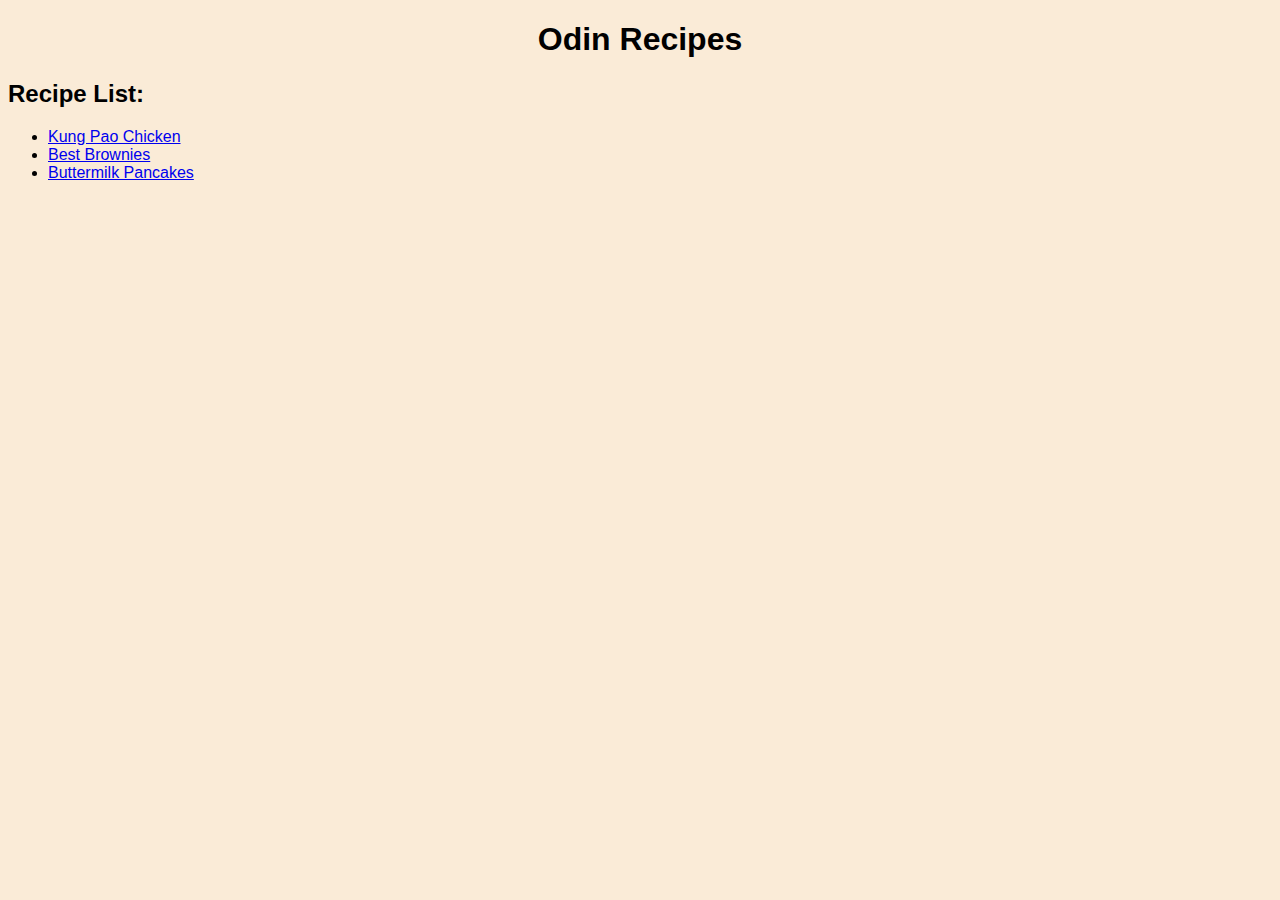
<file: index.html>
<!DOCTYPE html>

<html lang="en">
  <head>
    <meta charset="utf-8">
    <title>Odin Recipes</title>
    <link rel="stylesheet" href="styles.css">
  </head>
  <body>
    <h1 class="title">Odin Recipes</h1>
    <h2 class="subtitle">Recipe List:</h2>
      <ul>
        <li><a href="recipes/kung-pao.html">Kung Pao Chicken</a></li>
        <li><a href="recipes/best-brownies.html">Best Brownies</a></li>
        <li><a href="recipes/buttermilk-pancakes.html">Buttermilk Pancakes</a></li>
      </ul>
  </body>
</html>
</file>
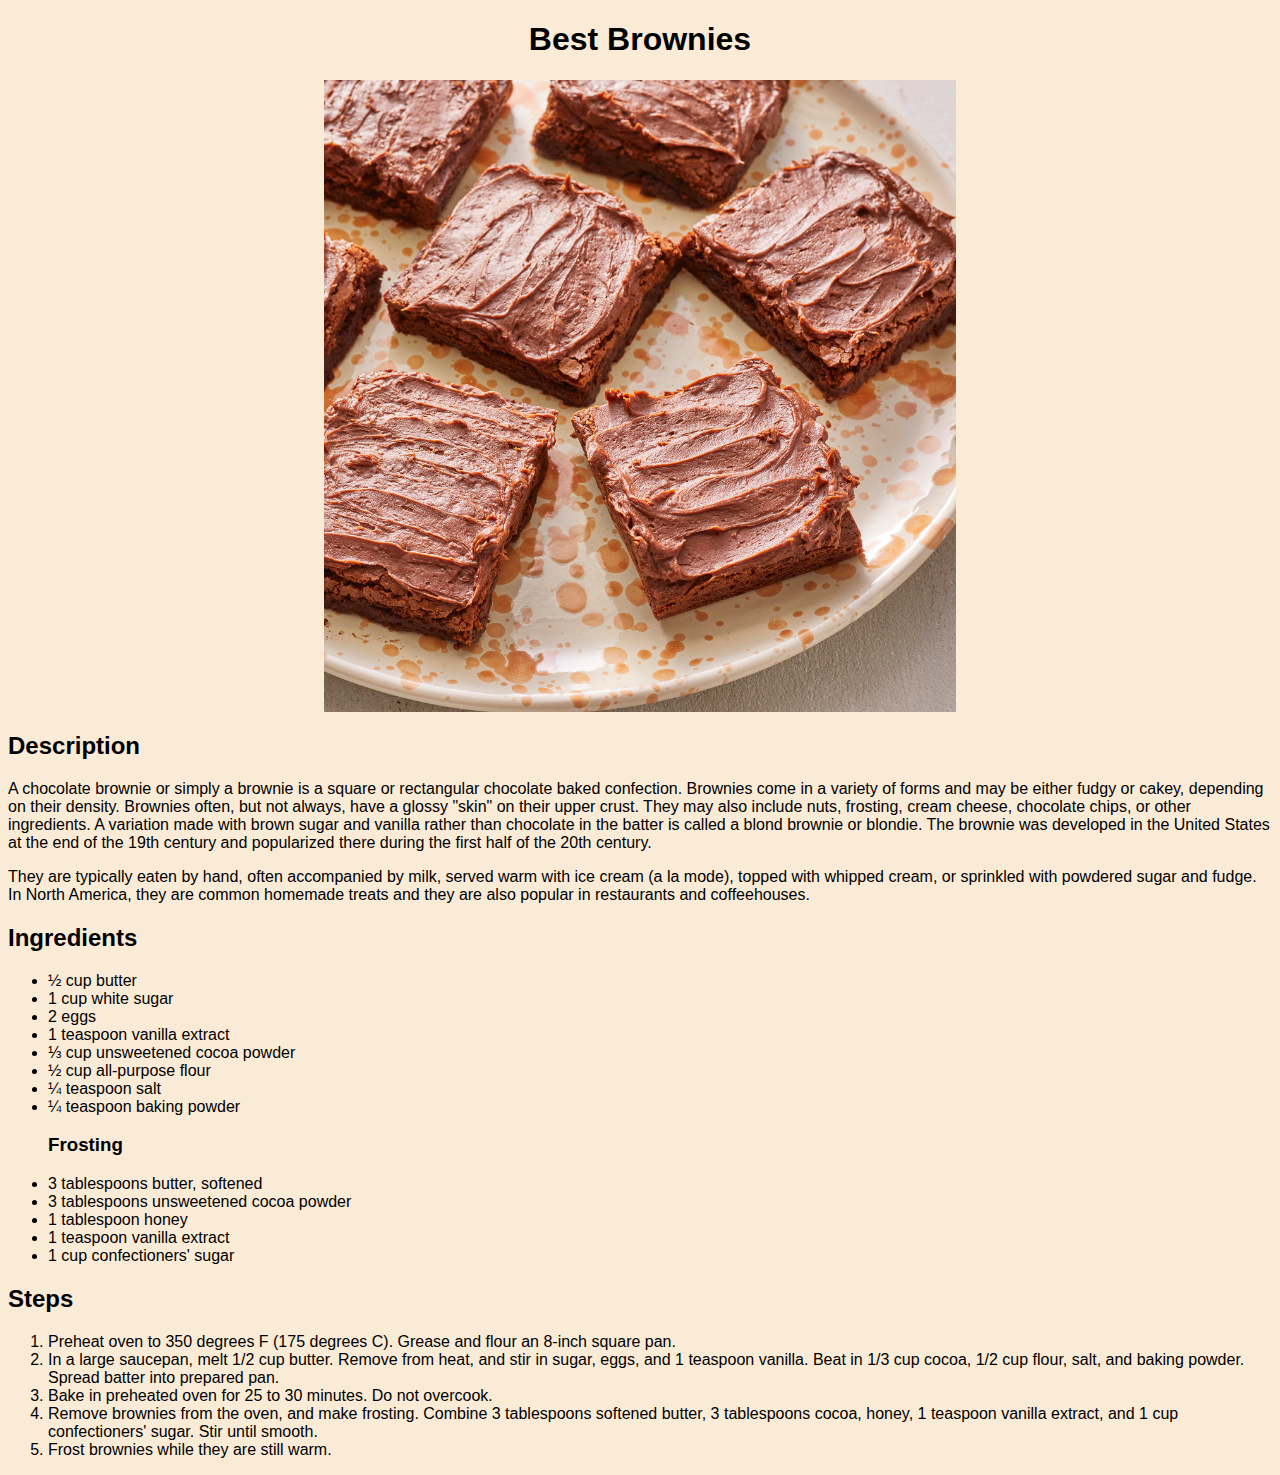
<file: recipes/best-brownies.html>
<!DOCTYPE html>
<html lang="en">
  <head>
    <meta charset="UTF-8">
    <meta http-equiv="X-UA-Compatible" content="IE=edge">
    <meta name="viewport" content="width=device-width, initial-scale=1.0">
    <link rel="stylesheet" href="../styles.css">
    <title>Best Brownies</title>
  </head>
  
  <body>
    <h1>Best Brownies</h1>
      <img src="../img/bestbrownies.jpeg">
      <h2>Description</h2>
        <p>
          A chocolate brownie or simply a brownie is a square or rectangular chocolate baked confection. 
          Brownies come in a variety of forms and may be either fudgy or cakey, depending on their density. 
          Brownies often, but not always, have a glossy "skin" on their upper crust. They may also include 
          nuts, frosting, cream cheese, chocolate chips, or other ingredients. A variation made with brown 
          sugar and vanilla rather than chocolate in the batter is called a blond brownie or blondie. The 
          brownie was developed in the United States at the end of the 19th century and popularized there 
          during the first half of the 20th century.
        </p>
        <p>
          They are typically eaten by hand, often accompanied by milk, served warm with ice cream (a la mode), 
          topped with whipped cream, or sprinkled with powdered sugar and fudge. In North America, they are 
          common homemade treats and they are also popular in restaurants and coffeehouses.
        </p>
      <h2>Ingredients</h2>
        <ul>
          <li>½ cup butter</li>
          <li>1 cup white sugar</li>
          <li>2 eggs</li>
          <li>1 teaspoon vanilla extract</li>
          <li>⅓ cup unsweetened cocoa powder</li>
          <li>½ cup all-purpose flour</li>
          <li>¼ teaspoon salt</li>
          <li>¼ teaspoon baking powder</li>
          <h3>Frosting</h3>
          <li>3 tablespoons butter, softened</li>
          <li>3 tablespoons unsweetened cocoa powder</li>
          <li>1 tablespoon honey</li>
          <li>1 teaspoon vanilla extract</li>
          <li>1 cup confectioners' sugar</li>
        </ul>
      <h2>Steps</h2>
        <ol>
          <li>Preheat oven to 350 degrees F (175 degrees C). Grease and flour an 8-inch square pan.</li>
          <li>In a large saucepan, melt 1/2 cup butter. Remove from heat, and stir in sugar, eggs, and 1 teaspoon vanilla. Beat in 1/3 cup cocoa, 1/2 cup flour, salt, and baking powder. Spread batter into prepared pan.</li>
          <li>Bake in preheated oven for 25 to 30 minutes. Do not overcook.</li>
          <li>Remove brownies from the oven, and make frosting. Combine 3 tablespoons softened butter, 3 tablespoons cocoa, honey, 1 teaspoon vanilla extract, and 1 cup confectioners' sugar. Stir until smooth.</li>
          <li>Frost brownies while they are still warm.</li>
        </ol>
  </body>
</html>
</file>
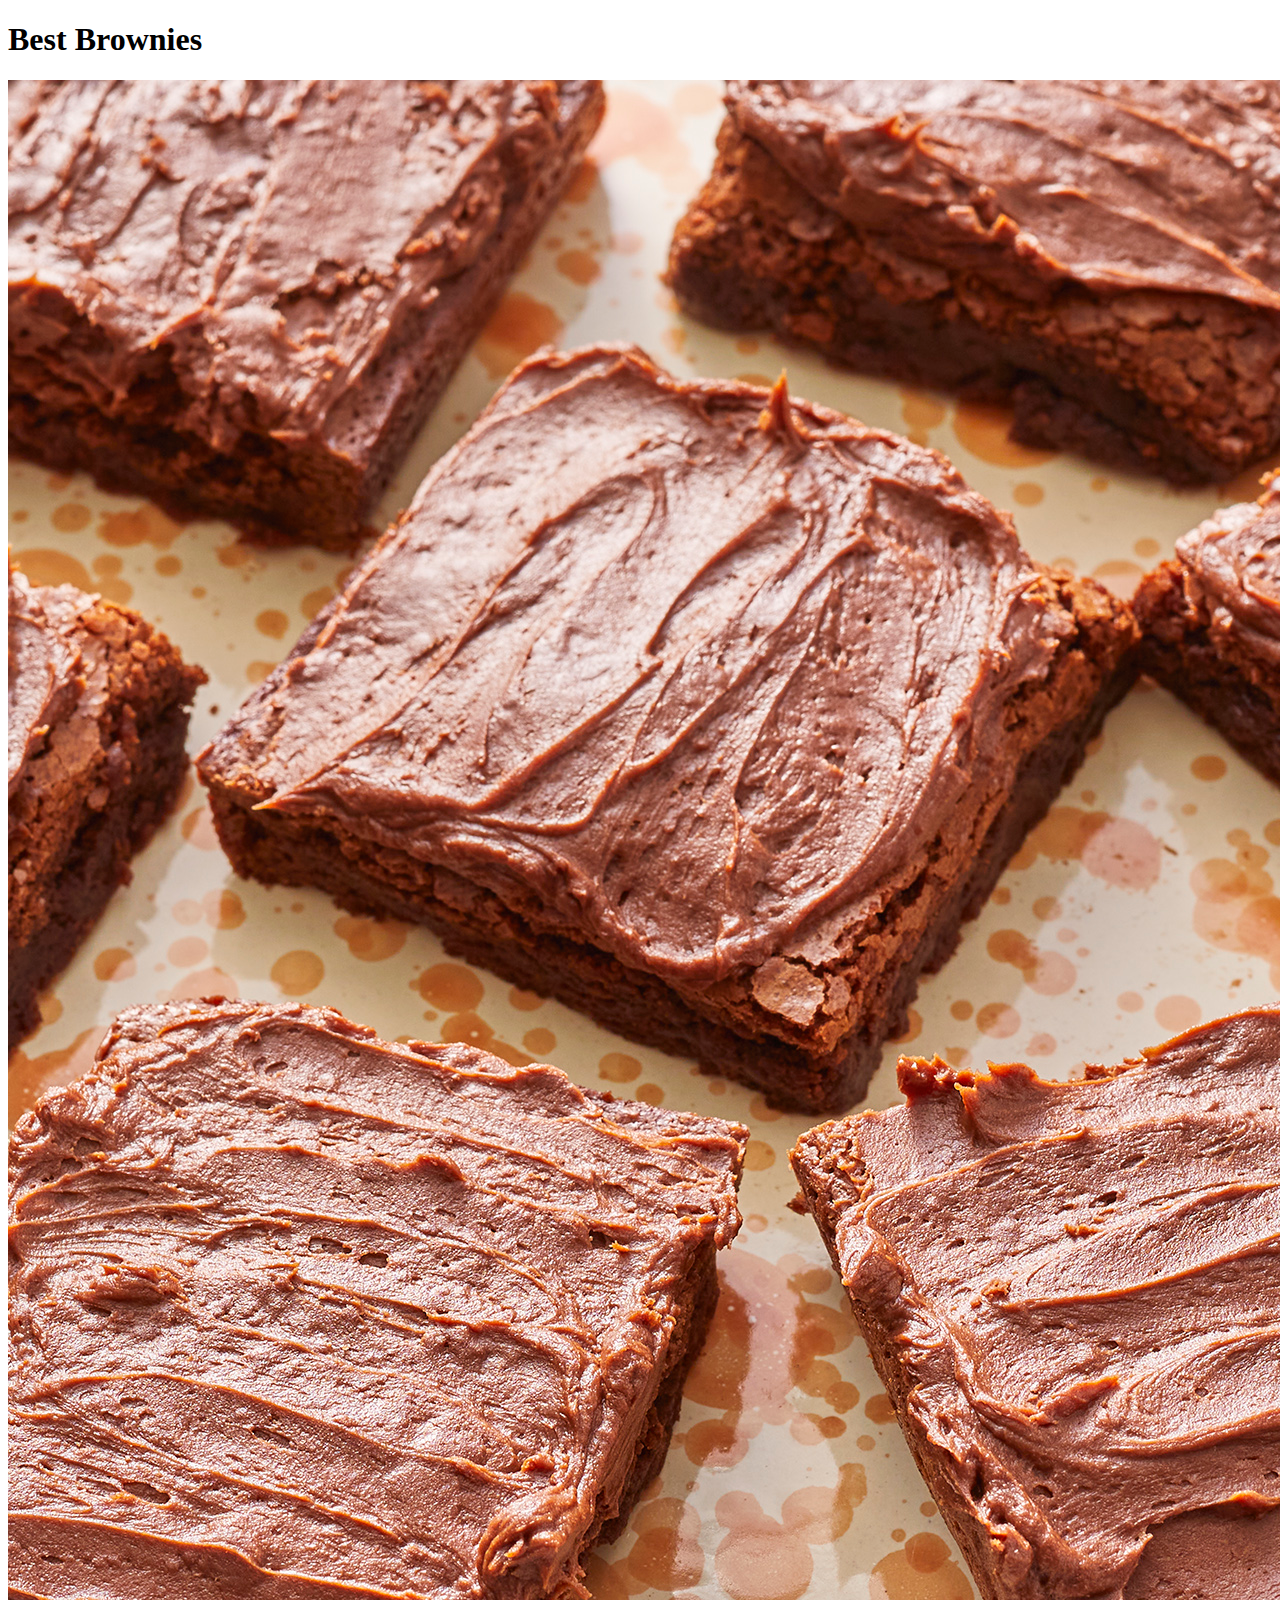
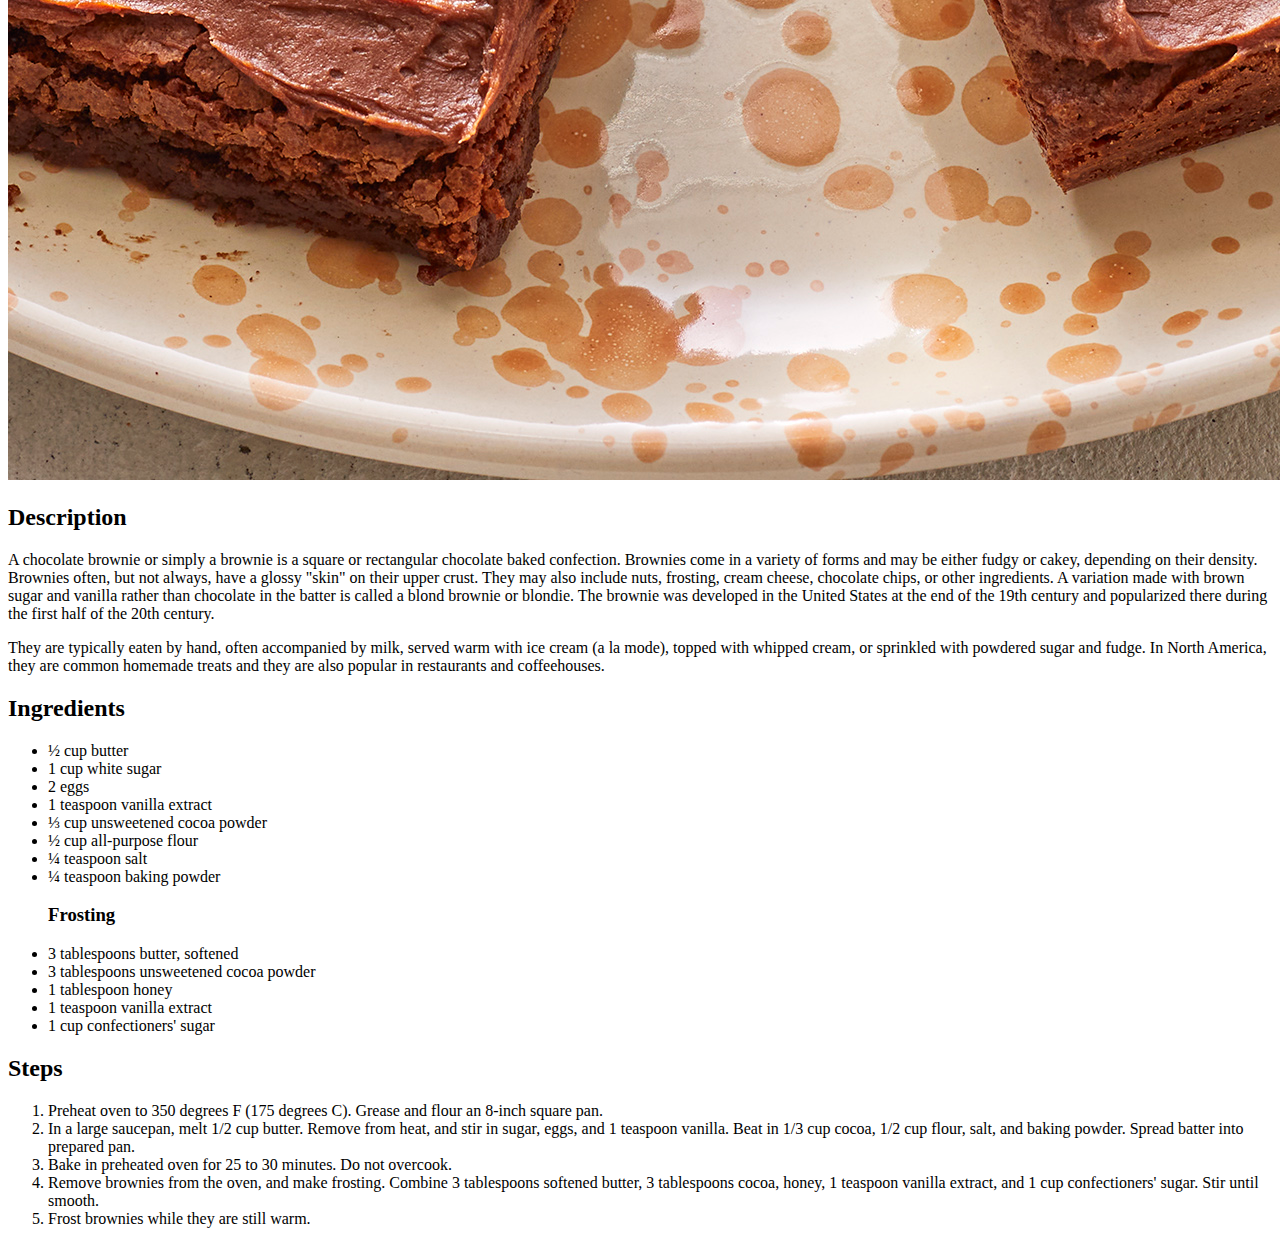
<file: recipes/BestBrownies.html>
<!DOCTYPE html>
<html lang="en">
  <head>
    <meta charset="UTF-8">
    <meta http-equiv="X-UA-Compatible" content="IE=edge">
    <meta name="viewport" content="width=device-width, initial-scale=1.0">
    <title>Best Brownies</title>
  </head>
  
  <body>
    <h1>Best Brownies</h1>
      <img src="../img/bestbrownies.jpeg">
      <h2>Description</h2>
        <p>
          A chocolate brownie or simply a brownie is a square or rectangular chocolate baked confection. 
          Brownies come in a variety of forms and may be either fudgy or cakey, depending on their density. 
          Brownies often, but not always, have a glossy "skin" on their upper crust. They may also include 
          nuts, frosting, cream cheese, chocolate chips, or other ingredients. A variation made with brown 
          sugar and vanilla rather than chocolate in the batter is called a blond brownie or blondie. The 
          brownie was developed in the United States at the end of the 19th century and popularized there 
          during the first half of the 20th century.
        </p>
        <p>
          They are typically eaten by hand, often accompanied by milk, served warm with ice cream (a la mode), 
          topped with whipped cream, or sprinkled with powdered sugar and fudge. In North America, they are 
          common homemade treats and they are also popular in restaurants and coffeehouses.
        </p>
      <h2>Ingredients</h2>
        <ul>
          <li>½ cup butter</li>
          <li>1 cup white sugar</li>
          <li>2 eggs</li>
          <li>1 teaspoon vanilla extract</li>
          <li>⅓ cup unsweetened cocoa powder</li>
          <li>½ cup all-purpose flour</li>
          <li>¼ teaspoon salt</li>
          <li>¼ teaspoon baking powder</li>
          <h3>Frosting</h3>
          <li>3 tablespoons butter, softened</li>
          <li>3 tablespoons unsweetened cocoa powder</li>
          <li>1 tablespoon honey</li>
          <li>1 teaspoon vanilla extract</li>
          <li>1 cup confectioners' sugar</li>
        </ul>
      <h2>Steps</h2>
        <ol>
          <li>Preheat oven to 350 degrees F (175 degrees C). Grease and flour an 8-inch square pan.</li>
          <li>In a large saucepan, melt 1/2 cup butter. Remove from heat, and stir in sugar, eggs, and 1 teaspoon vanilla. Beat in 1/3 cup cocoa, 1/2 cup flour, salt, and baking powder. Spread batter into prepared pan.</li>
          <li>Bake in preheated oven for 25 to 30 minutes. Do not overcook.</li>
          <li>Remove brownies from the oven, and make frosting. Combine 3 tablespoons softened butter, 3 tablespoons cocoa, honey, 1 teaspoon vanilla extract, and 1 cup confectioners' sugar. Stir until smooth.</li>
          <li>Frost brownies while they are still warm.</li>
        </ol>
  </body>
</html>
</file>
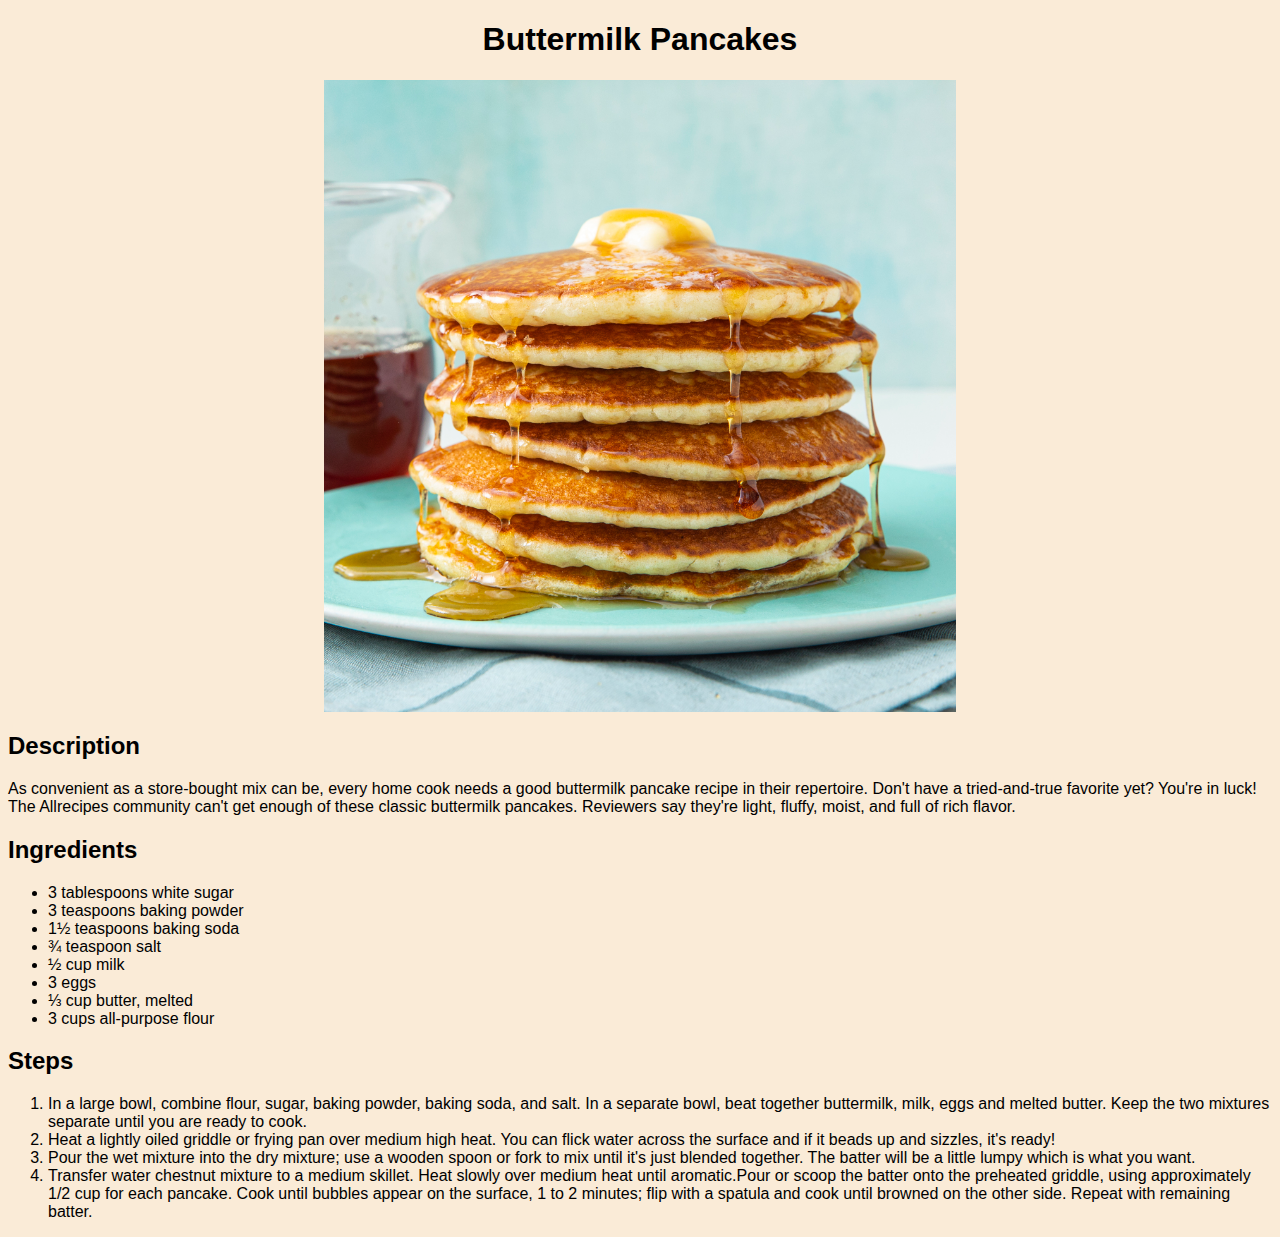
<file: recipes/buttermilk-pancakes.html>
<!DOCTYPE html>
<html lang="en">
  <head>
    <meta charset="UTF-8">
    <meta http-equiv="X-UA-Compatible" content="IE=edge">
    <meta name="viewport" content="width=device-width, initial-scale=1.0">
    <title>Buttermilk Pancakes</title>
    <link rel="stylesheet" href="../styles.css">
  </head>
  
  <body>
    <h1>Buttermilk Pancakes</h1>
      <img src="../img/buttermilkpancakes.jpeg">
      <h2>Description</h2>
        <p>
          As convenient as a store-bought mix can be, every home cook needs a good buttermilk pancake 
          recipe in their repertoire. Don't have a tried-and-true favorite yet? You're in luck! The 
          Allrecipes community can't get enough of these classic buttermilk pancakes. Reviewers say 
          they're light, fluffy, moist, and full of rich flavor. 
        </p>
      <h2>Ingredients</h2>
        <ul>
          <li>3 tablespoons white sugar</li>
          <li>3 teaspoons baking powder</li>
          <li>1½ teaspoons baking soda</li>
          <li>¾ teaspoon salt</li>
          <li>½ cup milk</li>
          <li>3 eggs</li>
          <li>⅓ cup butter, melted</li>
          <li>3 cups all-purpose flour</li>
        </ul>
      <h2>Steps</h2>
        <ol>
          <li>In a large bowl, combine flour, sugar, baking powder, baking soda, and salt. In a separate bowl, beat together buttermilk, milk, eggs and melted butter. Keep the two mixtures separate until you are ready to cook.</li>
          <li>Heat a lightly oiled griddle or frying pan over medium high heat. You can flick water across the surface and if it beads up and sizzles, it's ready!</li>
          <li>Pour the wet mixture into the dry mixture; use a wooden spoon or fork to mix until it's just blended together. The batter will be a little lumpy which is what you want.</li>
          <li>Transfer water chestnut mixture to a medium skillet. Heat slowly over medium heat until aromatic.Pour or scoop the batter onto the preheated griddle, using approximately 1/2 cup for each pancake. Cook until bubbles appear on the surface, 1 to 2 minutes; flip with a spatula and cook until browned on the other side. Repeat with remaining batter.</li>
        </ol>
  </body>
</html>
</file>
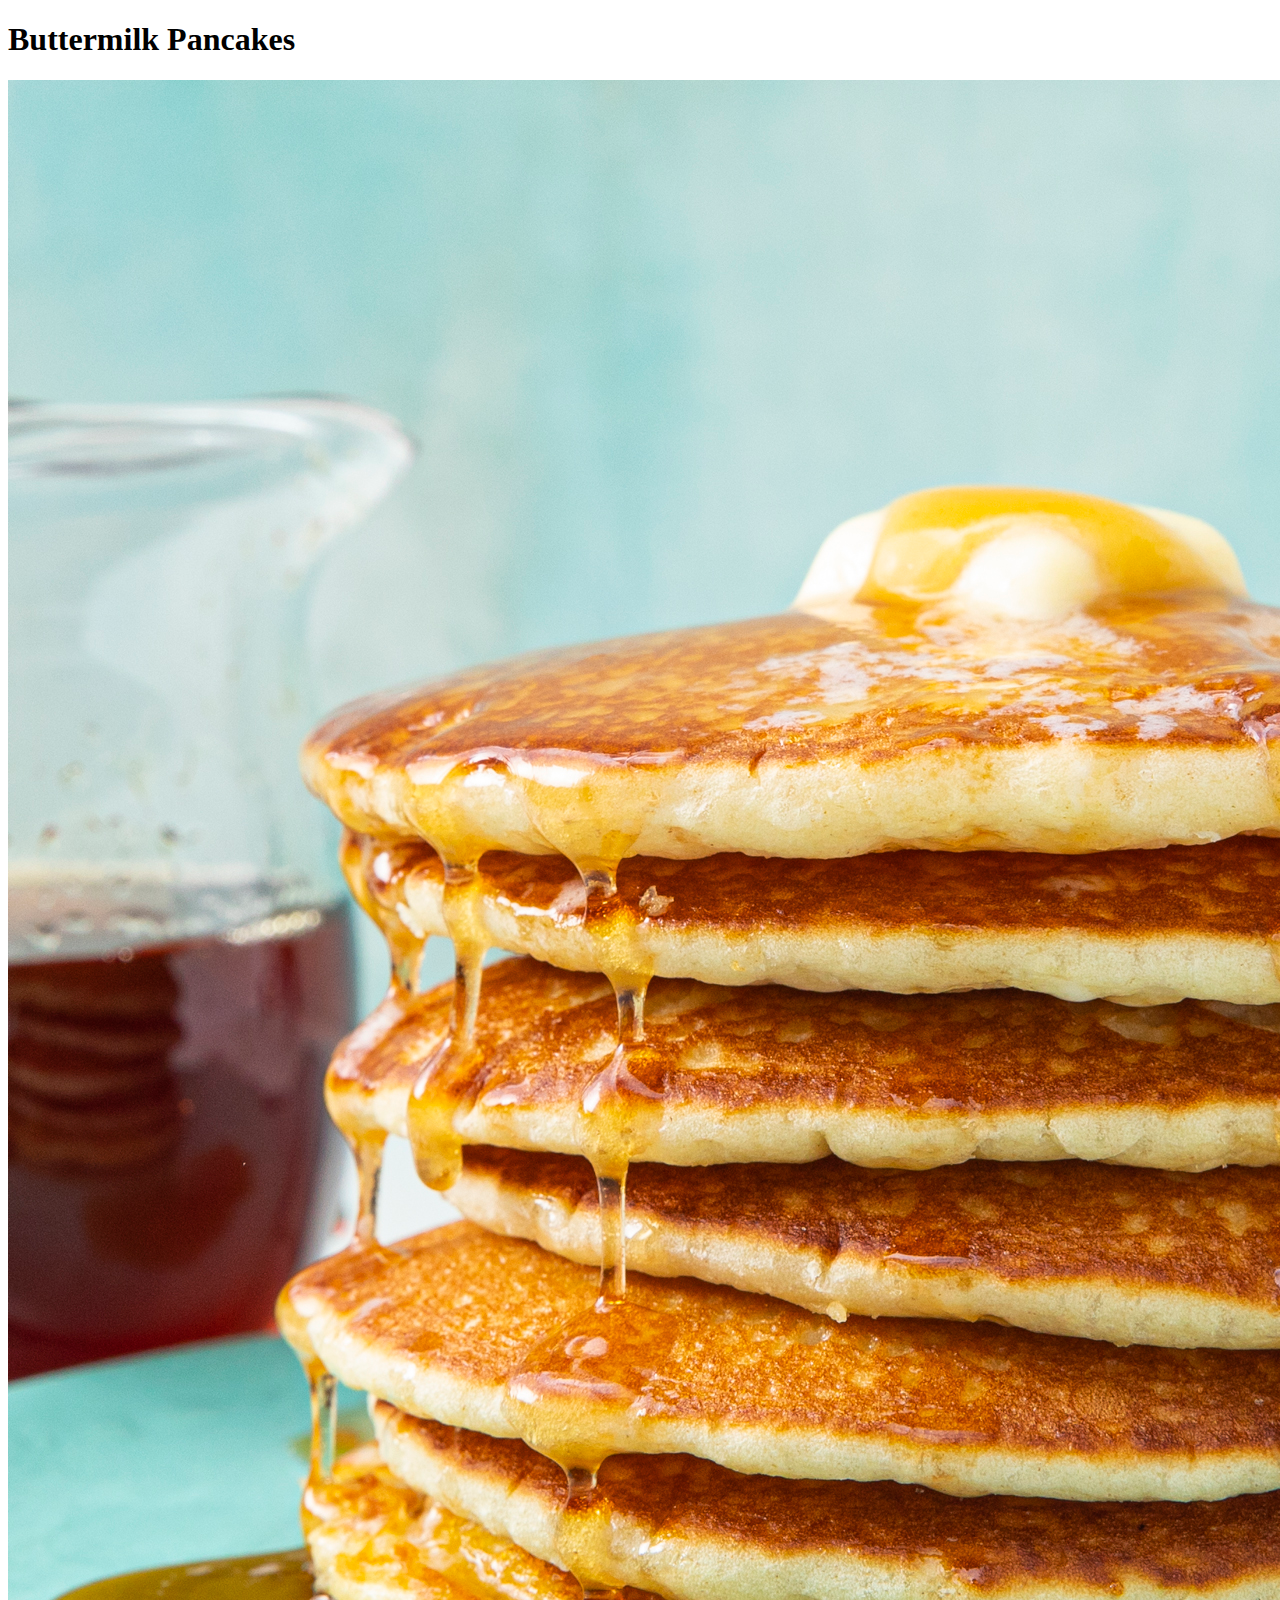
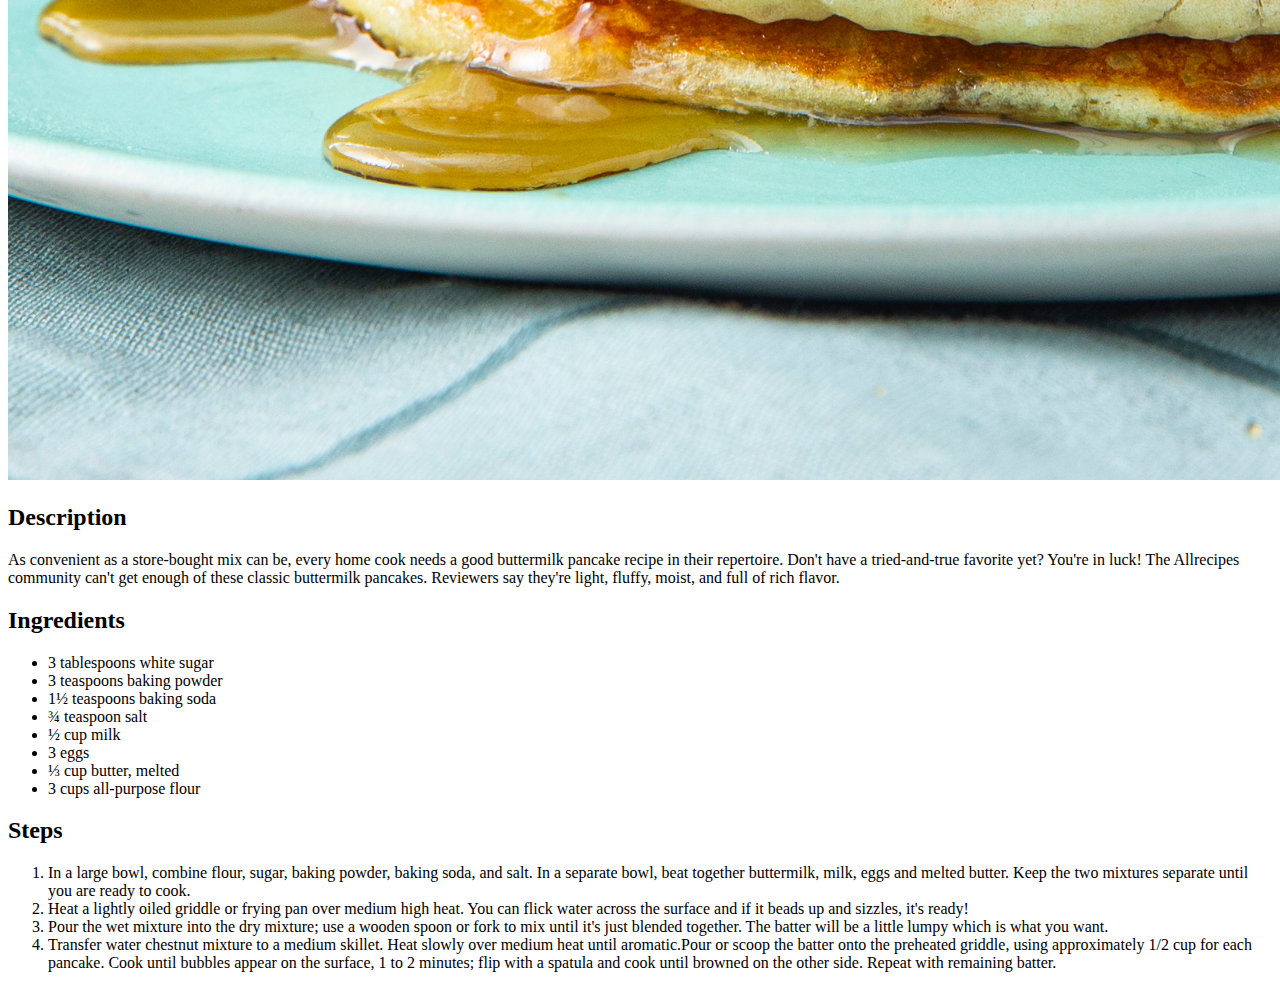
<file: recipes/ButtermilkPancakes.html>
<!DOCTYPE html>
<html lang="en">
  <head>
    <meta charset="UTF-8">
    <meta http-equiv="X-UA-Compatible" content="IE=edge">
    <meta name="viewport" content="width=device-width, initial-scale=1.0">
    <title>Buttermilk Pancakes</title>
  </head>
  
  <body>
    <h1>Buttermilk Pancakes</h1>
      <img src="../img/buttermilkpancakes.jpeg">
      <h2>Description</h2>
        <p>
          As convenient as a store-bought mix can be, every home cook needs a good buttermilk pancake 
          recipe in their repertoire. Don't have a tried-and-true favorite yet? You're in luck! The 
          Allrecipes community can't get enough of these classic buttermilk pancakes. Reviewers say 
          they're light, fluffy, moist, and full of rich flavor. 
        </p>
      <h2>Ingredients</h2>
        <ul>
          <li>3 tablespoons white sugar</li>
          <li>3 teaspoons baking powder</li>
          <li>1½ teaspoons baking soda</li>
          <li>¾ teaspoon salt</li>
          <li>½ cup milk</li>
          <li>3 eggs</li>
          <li>⅓ cup butter, melted</li>
          <li>3 cups all-purpose flour</li>
        </ul>
      <h2>Steps</h2>
        <ol>
          <li>In a large bowl, combine flour, sugar, baking powder, baking soda, and salt. In a separate bowl, beat together buttermilk, milk, eggs and melted butter. Keep the two mixtures separate until you are ready to cook.</li>
          <li>Heat a lightly oiled griddle or frying pan over medium high heat. You can flick water across the surface and if it beads up and sizzles, it's ready!</li>
          <li>Pour the wet mixture into the dry mixture; use a wooden spoon or fork to mix until it's just blended together. The batter will be a little lumpy which is what you want.</li>
          <li>Transfer water chestnut mixture to a medium skillet. Heat slowly over medium heat until aromatic.Pour or scoop the batter onto the preheated griddle, using approximately 1/2 cup for each pancake. Cook until bubbles appear on the surface, 1 to 2 minutes; flip with a spatula and cook until browned on the other side. Repeat with remaining batter.</li>
        </ol>
  </body>
</html>
</file>
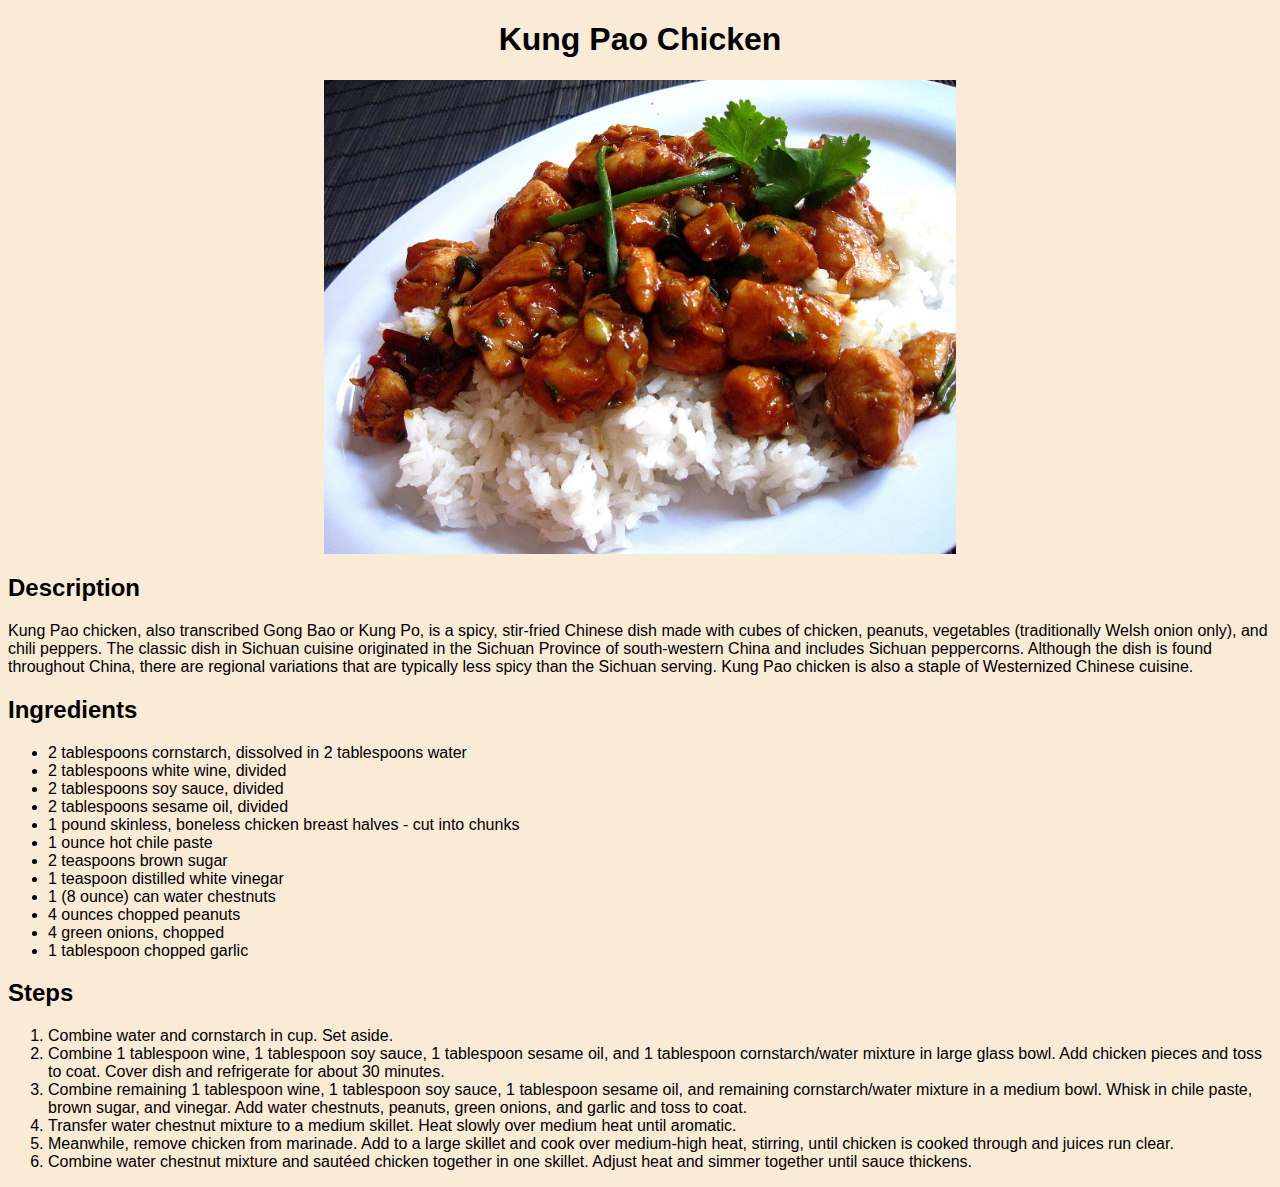
<file: recipes/kung-pao.html>
<!DOCTYPE html>
<html lang="en">
  <head>
    <meta charset="UTF-8">
    <meta http-equiv="X-UA-Compatible" content="IE=edge">
    <meta name="viewport" content="width=device-width, initial-scale=1.0">
    <title>Kung Pao Chicken</title>
    <link rel="stylesheet" href="../styles.css">
  </head>
  
  <body>
    <h1>Kung Pao Chicken</h1>
      <img src="../img/kungpao.jpeg">
      <h2>Description</h2>
        <p>
          Kung Pao chicken, also transcribed Gong Bao or Kung Po, is a spicy, 
          stir-fried Chinese dish made with cubes of chicken, peanuts, vegetables 
          (traditionally Welsh onion only), and chili peppers. The classic dish in 
          Sichuan cuisine originated in the Sichuan Province of south-western China 
          and includes Sichuan peppercorns. Although the dish is found throughout 
          China, there are regional variations that are typically less spicy than the 
          Sichuan serving. Kung Pao chicken is also a staple of Westernized Chinese cuisine.
        </p>
      <h2>Ingredients</h2>
        <ul>
          <li>2 tablespoons cornstarch, dissolved in 2 tablespoons water</li>
          <li>2 tablespoons white wine, divided</li>
          <li>2 tablespoons soy sauce, divided</li>
          <li>2 tablespoons sesame oil, divided</li>
          <li>1 pound skinless, boneless chicken breast halves - cut into chunks</li>
          <li>1 ounce hot chile paste</li>
          <li>2 teaspoons brown sugar</li>
          <li>1 teaspoon distilled white vinegar</li>
          <li>1 (8 ounce) can water chestnuts</li>
          <li>4 ounces chopped peanuts</li>
          <li>4 green onions, chopped</li>
          <li>1 tablespoon chopped garlic</li>
        </ul>
      <h2>Steps</h2>
        <ol>
          <li>Combine water and cornstarch in cup. Set aside.</li>
          <li>Combine 1 tablespoon wine, 1 tablespoon soy sauce, 1 tablespoon sesame oil, and 1 tablespoon cornstarch/water mixture in large glass bowl. Add chicken pieces and toss to coat. Cover dish and refrigerate for about 30 minutes.</li>
          <li>Combine remaining 1 tablespoon wine, 1 tablespoon soy sauce, 1 tablespoon sesame oil, and remaining cornstarch/water mixture in a medium bowl. Whisk in chile paste, brown sugar, and vinegar. Add water chestnuts, peanuts, green onions, and garlic and toss to coat.</li>
          <li>Transfer water chestnut mixture to a medium skillet. Heat slowly over medium heat until aromatic.</li>
          <li>Meanwhile, remove chicken from marinade. Add to a large skillet and cook over medium-high heat, stirring, until chicken is cooked through and juices run clear.</li>
          <li>Combine water chestnut mixture and sautéed chicken together in one skillet. Adjust heat and simmer together until sauce thickens.</li>
        </ol>
  </body>
</html>
</file>
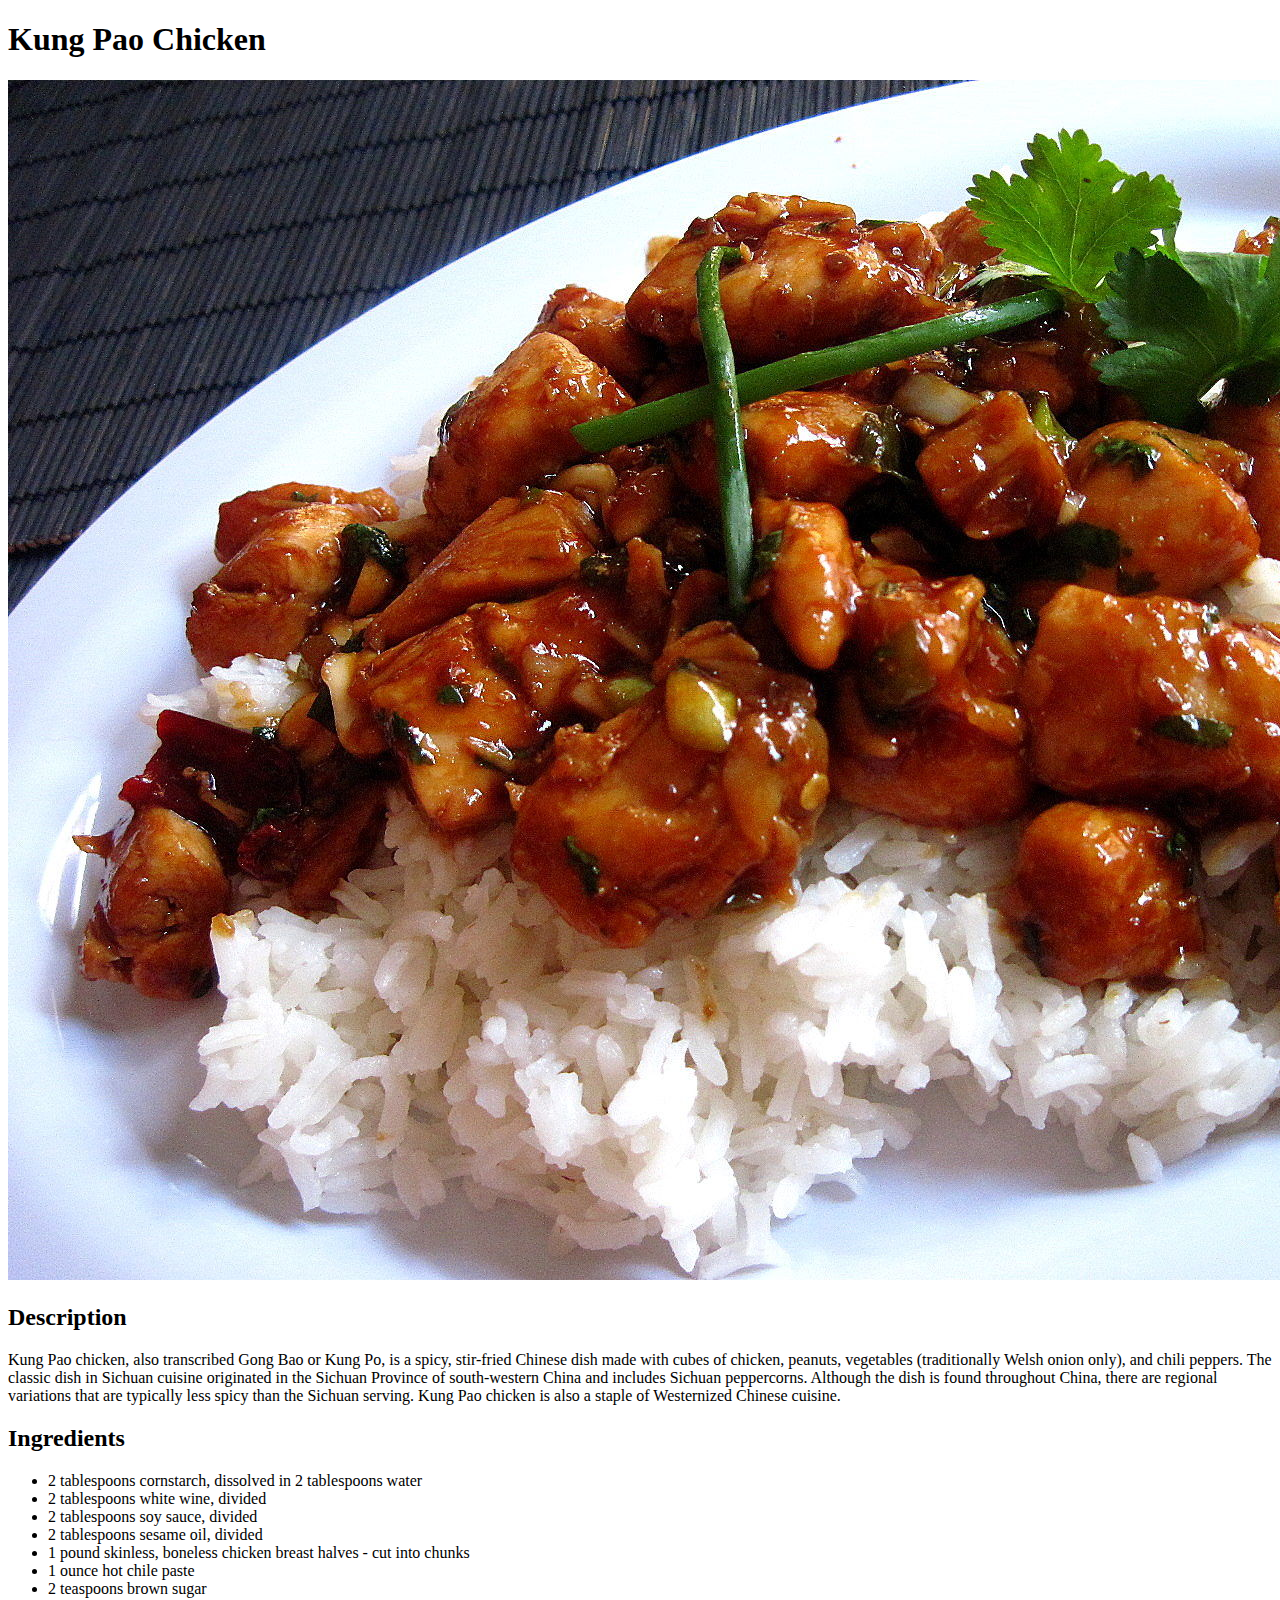
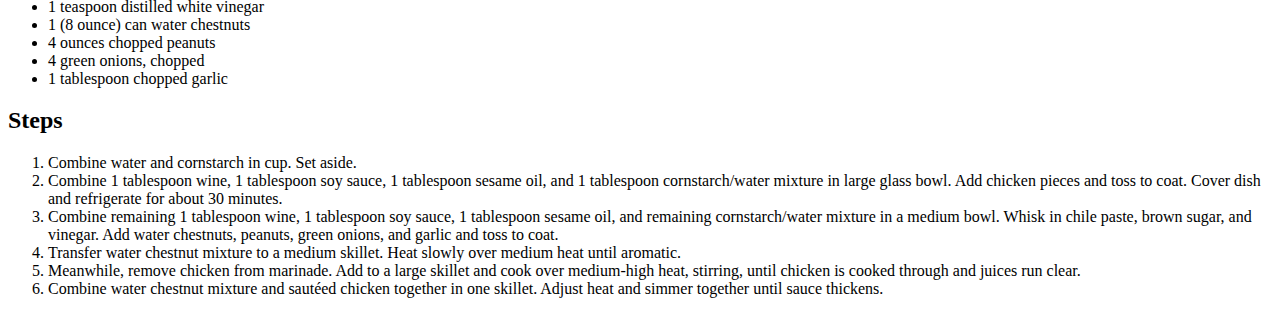
<file: recipes/KungPao copy 2.html>
<!DOCTYPE html>
<html lang="en">
  <head>
    <meta charset="UTF-8">
    <meta http-equiv="X-UA-Compatible" content="IE=edge">
    <meta name="viewport" content="width=device-width, initial-scale=1.0">
    <title>Kung Pao Chicken</title>
  </head>
  
  <body>
    <h1>Kung Pao Chicken</h1>
      <img src="../img/kungpao.jpeg">
      <h2>Description</h2>
        <p>
          Kung Pao chicken, also transcribed Gong Bao or Kung Po, is a spicy, 
          stir-fried Chinese dish made with cubes of chicken, peanuts, vegetables 
          (traditionally Welsh onion only), and chili peppers. The classic dish in 
          Sichuan cuisine originated in the Sichuan Province of south-western China 
          and includes Sichuan peppercorns. Although the dish is found throughout 
          China, there are regional variations that are typically less spicy than the 
          Sichuan serving. Kung Pao chicken is also a staple of Westernized Chinese cuisine.
        </p>
      <h2>Ingredients</h2>
        <ul>
          <li>2 tablespoons cornstarch, dissolved in 2 tablespoons water</li>
          <li>2 tablespoons white wine, divided</li>
          <li>2 tablespoons soy sauce, divided</li>
          <li>2 tablespoons sesame oil, divided</li>
          <li>1 pound skinless, boneless chicken breast halves - cut into chunks</li>
          <li>1 ounce hot chile paste</li>
          <li>2 teaspoons brown sugar</li>
          <li>1 teaspoon distilled white vinegar</li>
          <li>1 (8 ounce) can water chestnuts</li>
          <li>4 ounces chopped peanuts</li>
          <li>4 green onions, chopped</li>
          <li>1 tablespoon chopped garlic</li>
        </ul>
      <h2>Steps</h2>
        <ol>
          <li>Combine water and cornstarch in cup. Set aside.</li>
          <li>Combine 1 tablespoon wine, 1 tablespoon soy sauce, 1 tablespoon sesame oil, and 1 tablespoon cornstarch/water mixture in large glass bowl. Add chicken pieces and toss to coat. Cover dish and refrigerate for about 30 minutes.</li>
          <li>Combine remaining 1 tablespoon wine, 1 tablespoon soy sauce, 1 tablespoon sesame oil, and remaining cornstarch/water mixture in a medium bowl. Whisk in chile paste, brown sugar, and vinegar. Add water chestnuts, peanuts, green onions, and garlic and toss to coat.</li>
          <li>Transfer water chestnut mixture to a medium skillet. Heat slowly over medium heat until aromatic.</li>
          <li>Meanwhile, remove chicken from marinade. Add to a large skillet and cook over medium-high heat, stirring, until chicken is cooked through and juices run clear.</li>
          <li>Combine water chestnut mixture and sautéed chicken together in one skillet. Adjust heat and simmer together until sauce thickens.</li>
        </ol>
  </body>
</html>
</file>
<file: styles.css>
body {
    background-color: antiquewhite;
    font-family: Arial, Helvetica, sans-serif;
}

h1 {
    text-align: center;
}

img {
    height: auto;
    width: 50%; /*500px?*/
    display: block;
    margin-left: auto;
    margin-right: auto;
}
</file>
